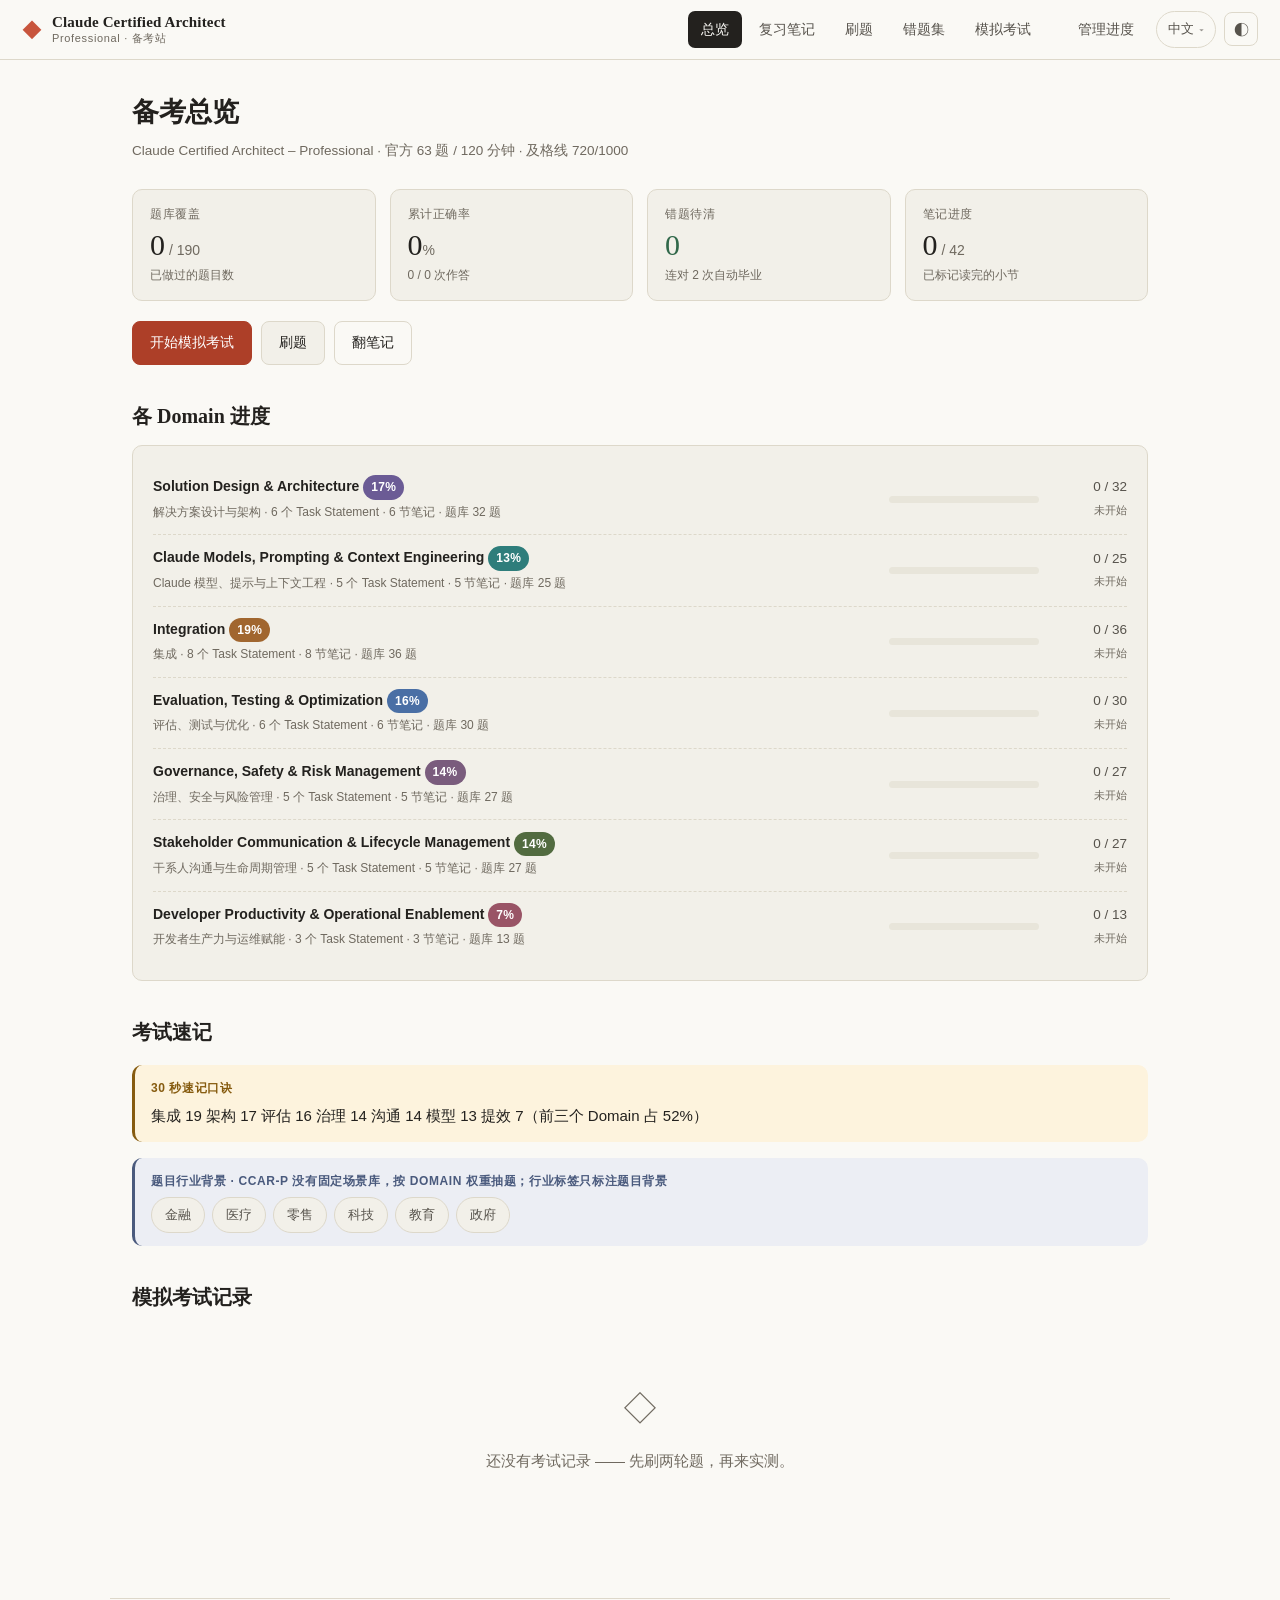
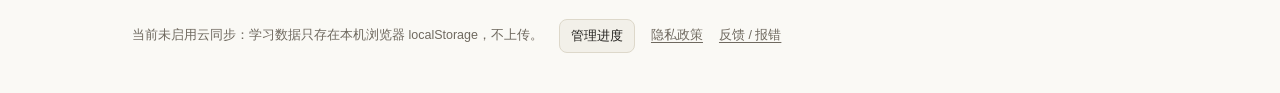
<file: index.html>
<!DOCTYPE html>
<html lang="zh-CN">
<head>
<meta charset="utf-8">
<title>Claude Certified Architect – Professional</title>
<script>location.replace('cca-p/' + location.search + location.hash);</script>
</head>
<body></body>
</html>
</file>
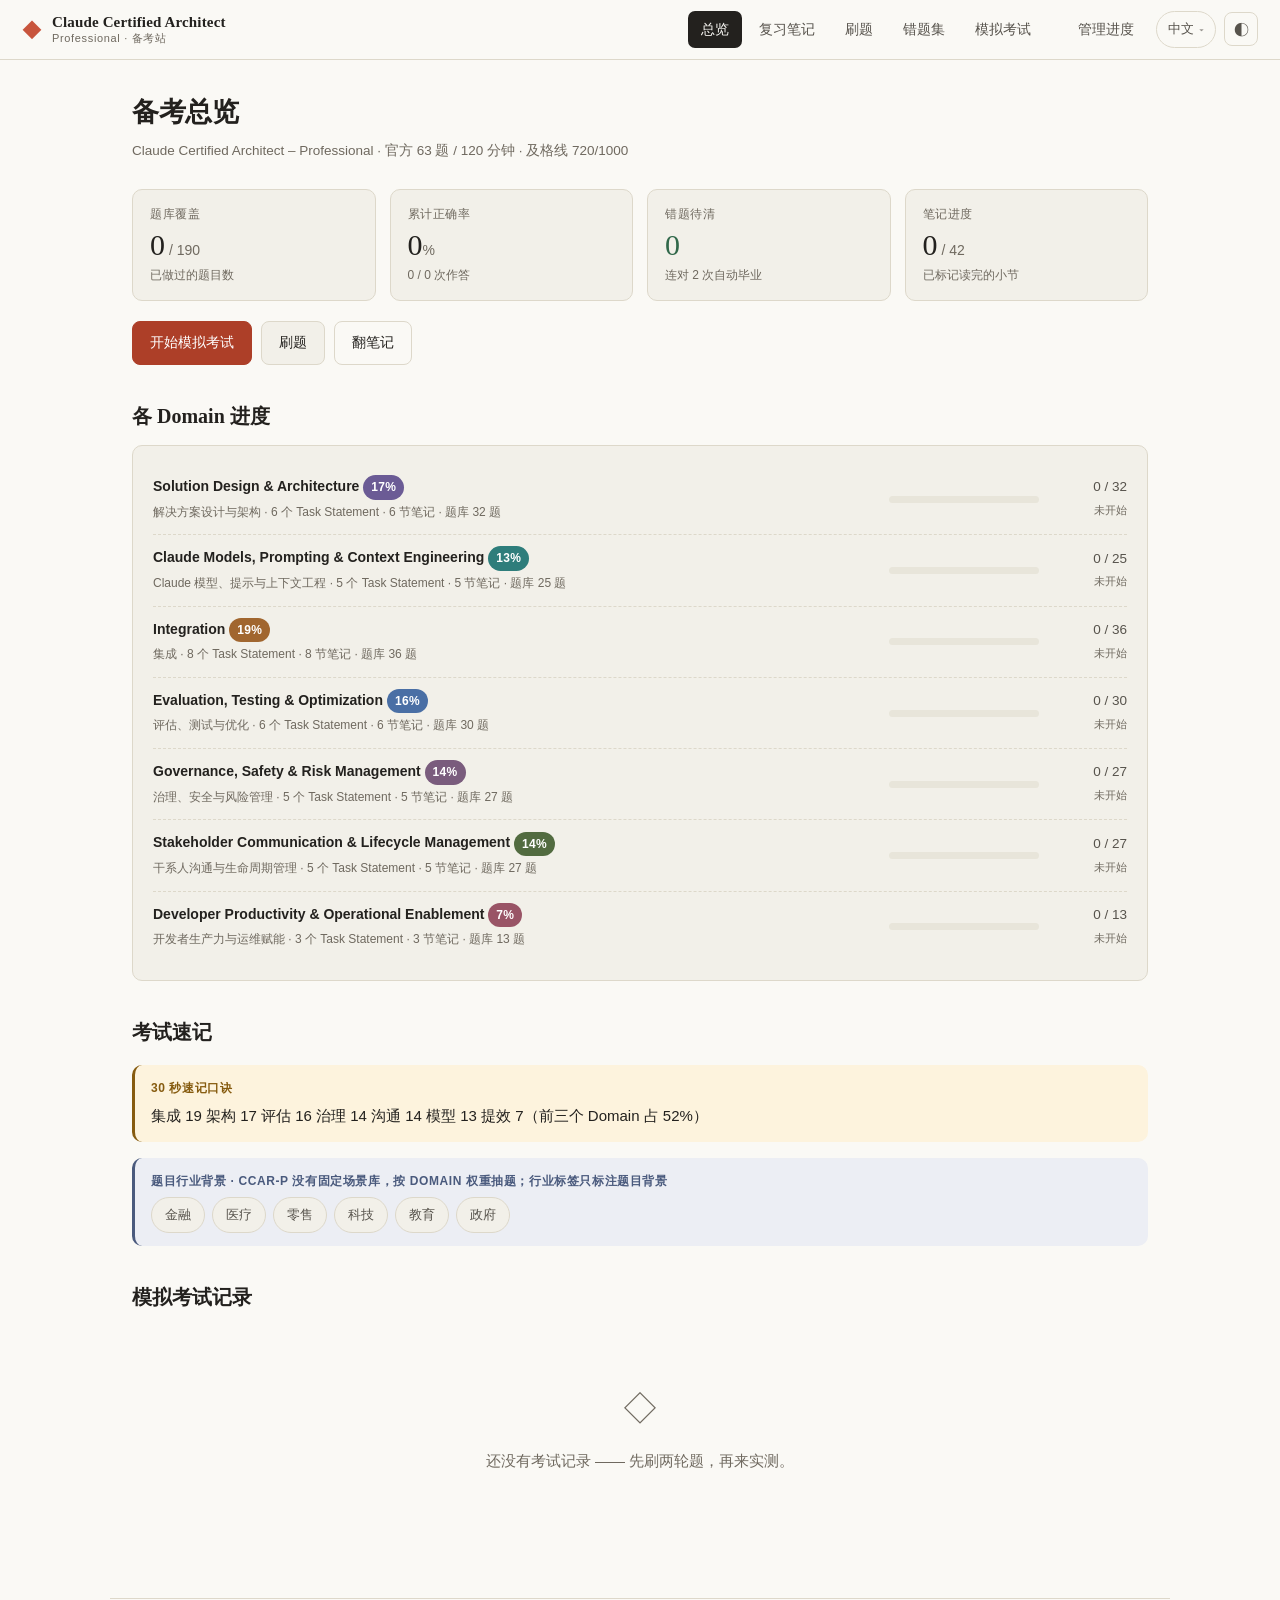
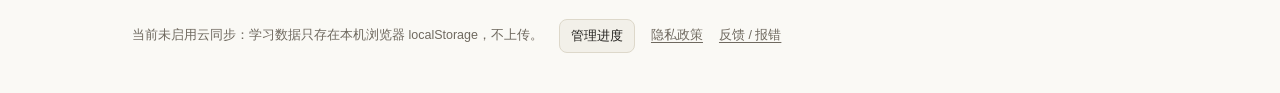
<file: cca-p/index.html>
<!DOCTYPE html>
<html lang="zh-CN" data-theme="light">
<head>
<meta charset="utf-8">
<script src="../shared/chrome.js" data-app="cca-p"></script>
<link rel="stylesheet" href="../shared/theme.css">
<meta name="viewport" content="width=device-width, initial-scale=1">
<title>Claude Certified Architect – Professional · 备考站</title>
<link rel="stylesheet" href="assets/styles.css?v=2">
<link rel="icon" href="data:image/svg+xml,<svg xmlns='http://www.w3.org/2000/svg' viewBox='0 0 32 32'><text y='26' font-size='26'>◆</text></svg>">
</head>
<body>


<header class="topbar">
  <a class="brand" href="#/">
    <span class="brand-mark">◆</span>
    <span class="brand-text">
      <b>Claude Certified Architect</b>
      <em id="brandSub">Professional · 备考站</em>
    </span>
  </a>
  <nav class="nav" id="nav">
    <a href="#/" id="navHome">总览</a>
    <a href="#/notes" id="navNotes">复习笔记</a>
    <a href="#/practice" id="navPractice">刷题</a>
    <a href="#/wrong"><span id="navWrongLabel">错题集</span><span class="pill" id="wrongPill" hidden>0</span></a>
    <a href="#/exam" id="navExam">模拟考试</a>
  </nav>
  <!-- 工具区：这些不是导航链接，所以放在 <nav> 外面。
       窄屏下导航要独占一整行，工具区必须能留在第一行。 -->
  <div class="topbar-tools">
    <!-- 同一个入口：未登录时是「管理进度」文字按钮，登录后升级成头像胶囊 -->
    <button class="cloud-chip plain" id="cloudBadge">
      <span class="cloud-label" id="cloudLabel">管理进度</span>
      <span class="cloud-ava" id="cloudAva"></span>
      <span class="cloud-mark" id="cloudMark"></span>
    </button>
    <div class="lang-wrap">
      <button class="lang-btn" id="langBtn" aria-haspopup="listbox" aria-expanded="false">
        <span id="langCur">中文</span><span class="chev" aria-hidden="true">▾</span>
      </button>
      <div class="lang-menu" id="langMenu" role="listbox" hidden>
        <button class="lang-opt" data-lang="zh" role="option">中文</button>
        <button class="lang-opt" data-lang="en" role="option">English</button>
      </div>
    </div>
    <button class="icon-btn" id="themeBtn" title="切换深浅色">◐</button>
  </div>
</header>

<main id="app"></main>

<footer class="foot">
  <span id="footPrivacy">当前未启用云同步：学习数据只存在本机浏览器 localStorage，不上传。</span>
  <button class="btn sm" id="progBtn">管理进度</button>
  <a class="link-btn" href="#/privacy" id="privacyLink">隐私政策</a>
  <button class="link-btn" id="feedbackLink">反馈 / 报错</button>
  <input type="file" id="importFile" accept="application/json,.json" hidden>
</footer>

<div class="modal" id="progModal" hidden>
  <div class="modal-card" role="dialog" aria-modal="true" aria-labelledby="progTitle">
    <div class="modal-head">
      <h2 id="progTitle">进度管理</h2>
      <button class="icon-btn" id="progClose" aria-label="关闭">✕</button>
    </div>
    <div class="modal-body" id="progBody"></div>
  </div>
</div>

<!-- 反馈面板：结构固定，文案由 openFeedback() 按当前语言填。
     故意不直接跳 mailto —— 没配邮件客户端的设备点了会毫无反应，
     这里先把邮箱明文摆出来并可复制，保证任何环境下都能联系上。 -->
<div class="modal" id="fbModal" hidden>
  <div class="modal-card" role="dialog" aria-modal="true" aria-labelledby="fbTitle">
    <div class="modal-head">
      <h2 id="fbTitle">反馈 / 报错</h2>
      <button class="icon-btn" id="fbClose" aria-label="关闭">✕</button>
    </div>
    <div class="modal-body">
      <p class="sub" id="fbIntro"></p>
      <h3 id="fbAddrH"></h3>
      <div class="row">
        <code id="fbAddr"></code>
        <button class="btn sm" id="fbCopyAddr"></button>
      </div>
      <h3 id="fbTplH"></h3>
      <p class="sub" id="fbTplNote"></p>
      <pre class="fb-tpl" id="fbTpl"></pre>
      <div class="row" style="margin-top:16px">
        <a class="btn primary" id="fbOpen"></a>
        <button class="btn sm" id="fbCopyTpl"></button>
      </div>
      <p class="sub" id="fbFallback" style="margin-top:14px"></p>
    </div>
  </div>
</div>

<script src="assets/data/notes.js?v=2"></script>
<script src="assets/data/questions.js?v=2"></script>
<script src="assets/data/i18n.js?v=2"></script>
<script src="assets/data/privacy.js?v=2"></script>
<script src="assets/data/config.js?v=2"></script>
<script src="assets/data/content.en.js?v=2"></script>
<script src="assets/data/content.en.q1.js?v=2"></script>
<script src="assets/data/content.en.q2.js?v=2"></script>
<script src="assets/data/content.en.q3.js?v=2"></script>
<script src="assets/data/content.en.q4.js?v=2"></script>
<script src="assets/data/content.en.q5.js?v=2"></script>
<script src="assets/data/content.en.q6.js?v=2"></script>
<script src="assets/data/content.en.q7.js?v=2"></script>
<script src="assets/data/content.en.q8.js?v=2"></script>
<script src="assets/app.js?v=2"></script>
<script src="assets/sync.js?v=2"></script>
</body>
</html>
</file>
<file: shared/theme.css>
:root {
  --accent: #c8553d; /* Decoration: borders, icons and focus rings. */
  --accent-strong: #ad3f28; /* Text and filled controls. */
  --on-accent: #ffffff;
  --code-kw: #2457a7;
  --code-str: #356329;
  --code-type: #0f6b63;
  --code-com: #62665e;
  --code-bg: #f2f0e9;
  --accent-soft: #e5836b;
  --paper: #faf9f5;
  --paper-2: #f2f0e9;
  --paper-3: #e8e5da;
  --ink: #23211e;
  --ink-2: #57534c;
  --ink-3: #6f695f;
  --line: #ddd8ca;
  --ok: #31684a;
  --ok-bg: #e8f2ea;
  --bad: #b3403a;
  --bad-bg: #fbeceb;
  --current: #6b5b95;
  --warn: #865b0f;
  --warn-bg: #fdf3dd;
  --info-bg: #eceef4;
  --info: #4a5a7d;
  --radius: 10px;
  --shadow: 0 1px 2px rgba(35,33,30,.06), 0 6px 18px rgba(35,33,30,.05);
  --mono: ui-monospace, SFMono-Regular, "SF Mono", Menlo, monospace;
  --serif: "Iowan Old Style", "Palatino Linotype", Palatino, Georgia, "Songti SC", serif;
  --sans: -apple-system, BlinkMacSystemFont, "Segoe UI", "PingFang SC",
          "Hiragino Sans GB", "Microsoft YaHei", sans-serif;
}

[data-theme="dark"] {
  --accent: #e08b73;
  --accent-strong: #e08b73;
  --on-accent: #1b1a18;
  --code-kw: #82AAFF;
  --code-str: #9ECE6A;
  --code-type: #73DACA;
  --code-com: #a3a99b;
  --code-bg: #302d28;
  --accent-soft: #c8664a;
  --paper: #1b1a18;
  --paper-2: #232120;
  --paper-3: #2c2a27;
  --ink: #ece8e0;
  --ink-2: #b3ada2;
  --ink-3: #a39b8f;
  --line: #3a3733;
  --ok: #7ec49a;
  --ok-bg: #1e2c24;
  --bad: #e08b85;
  --bad-bg: #2f201f;
  --current: #b7a4e0;
  --warn: #d9b45f;
  --warn-bg: #2c2718;
  --info-bg: #22252d;
  --info: #9aa8c6;
  --shadow: 0 1px 2px rgba(0,0,0,.3), 0 6px 18px rgba(0,0,0,.25);
}

* { box-sizing: border-box; }

body {
  margin: 0;
  font-family: var(--sans);
  background: var(--paper);
  color: var(--ink);
  font-size: 15px;
  line-height: 1.7;
  -webkit-font-smoothing: antialiased;
}

a { color: inherit; }
button { font: inherit; }
:focus-visible { outline: 2px solid var(--accent); outline-offset: 2px; }

.topbar {
  position: sticky; top: 0; z-index: 50;
  display: flex; align-items: center; gap: 20px;
  padding: 0 22px; height: 60px;
  background: color-mix(in srgb, var(--paper) 88%, transparent);
  backdrop-filter: saturate(1.4) blur(12px);
  border-bottom: 1px solid var(--line);
}
.brand { display: flex; align-items: center; gap: 10px; text-decoration: none; }
.brand-mark { color: var(--accent); font-size: 20px; line-height: 1; }
.brand-text { display: flex; flex-direction: column; line-height: 1.25; }
.brand-text b { font-family: var(--serif); font-size: 15px; letter-spacing: .01em; }
.brand-text em { font-style: normal; font-size: 11px; color: var(--ink-3); letter-spacing: .06em; }

/* 语言切换 / 进度入口 / 主题：非导航项，单独成组。
   间距统一由 gap 管 —— 之前靠各控件自带 margin-left，主题按钮没有，
   于是它和语言下拉贴成 0px。 */

.topbar-tools { display: flex; align-items: center; flex: 0 0 auto; gap: 8px; }
.icon-btn {
  border: 1px solid var(--line); background: transparent; color: var(--ink-2);
  width: 34px; height: 34px; border-radius: 8px; cursor: pointer; font-size: 15px;
}
.icon-btn:hover { background: var(--paper-2); color: var(--ink); }

.appswitch-wrap { position: relative; }
.appswitch-btn {
  display: inline-flex; align-items: center; gap: 5px;
  padding: 6px 11px; border-radius: 20px;
  border: 1px solid var(--line); background: transparent; color: var(--ink-2);
  font: inherit; font-size: 13px; cursor: pointer; white-space: nowrap;
}
.appswitch-btn:hover { background: var(--paper-2); color: var(--ink); border-color: var(--accent); }
.appswitch-btn .chev { font-size: 10px; opacity: .6; transition: transform .15s; }
.appswitch-btn[aria-expanded="true"] { background: var(--paper-2); color: var(--ink); border-color: var(--accent); }
.appswitch-btn[aria-expanded="true"] .chev { transform: rotate(180deg); }

.appswitch-menu {
  position: absolute; top: calc(100% + 6px); right: 0; z-index: 60;
  min-width: 132px; padding: 4px;
  background: var(--paper); border: 1px solid var(--line);
  border-radius: 10px; box-shadow: var(--shadow);
}
.appswitch-menu[hidden] { display: none; }
.appswitch-opt {
  display: flex; align-items: center; justify-content: space-between; gap: 10px;
  width: 100%; padding: 7px 10px; border-radius: 7px;
  color: var(--ink-2); text-decoration: none;
  font-size: 13.5px; white-space: nowrap;
}
.appswitch-opt:hover { background: var(--paper-2); color: var(--ink); }
.appswitch-opt.on { color: var(--ink); font-weight: 600; }
.appswitch-opt.on::after { content: "✓"; color: var(--accent); font-size: 12px; }
</file>
<file: cca-p/assets/styles.css>
/* ===== Claude Certified Architect 备考站 ===== */

:root {
  --accent: #c8553d;
  --accent-soft: #e5836b;
  --coral: var(--accent);
  --coral-soft: var(--accent-soft);
}
[data-theme="dark"] {
  --accent: #e08b73;
  --accent-soft: #c8664a;
}

html { scroll-behavior: smooth; }

code, pre, kbd { font-family: var(--mono); }

/* 全局行内 code（笔记区外也生效：题干、选项、解析、速记框）
   加 border 是为了让并排的多个 code 在深色模式下也能分清边界 */
code {
  background: var(--paper-3); border: 1px solid var(--line);
  padding: 1px 5px; border-radius: 4px; font-size: .88em;
}
pre code { background: none; border: 0; padding: 0; }

/* ---------- 导航 ---------- */
/* align-items 必须显式 center：默认的 stretch 会把导航链接拉满行高，
   而账号胶囊是固定 26px 拉不动，就会顶在上边和其他项错位。 */
.nav { display: flex; align-items: center; gap: 4px; margin-left: auto; }
.nav a {
  padding: 7px 13px; border-radius: 7px; text-decoration: none;
  font-size: 14px; color: var(--ink-2); white-space: nowrap;
  display: inline-flex; align-items: center; gap: 6px;
}
.nav a:hover { background: var(--paper-2); color: var(--ink); }
.nav a.on { background: var(--ink); color: var(--paper); }

/* ---------- 窄屏顶栏：两行 ----------
   桌面端是「品牌 + 导航 + 工具」单行。窄屏放不下：五个中文导航项就要 460px，
   而 iPhone 只有 375px。原来 .topbar 写死 height:60px 又不换行，结果是
   品牌名折成三行顶破顶栏、导航整条溢出到屏幕外，整页横向滚动 278px。

   改成：第一行品牌 + 工具，第二行导航独占并可横向滑动。
   高度交给内容决定，不再写死。 */
@media (max-width: 820px) {
  .topbar {
    height: auto; flex-wrap: wrap; gap: 10px;
    padding: 9px 14px 0;
  }
  .brand { flex: 1 1 0; min-width: 0; gap: 8px; }
  .brand-text { min-width: 0; }
  /* 宁可截断也不换行 —— 换行会把顶栏撑成三行，比截断难看得多 */
  .brand-text b, .brand-text em {
    white-space: nowrap; overflow: hidden; text-overflow: ellipsis;
  }
  .brand-text b { font-size: 14px; }
  .brand-text em { font-size: 10px; }

  .nav {
    order: 3; width: 100%; margin-left: 0; gap: 2px;
    padding: 1px 14px 7px; margin-inline: -14px;   /* 贴边滑动，首尾仍有内缩 */
    overflow-x: auto; overscroll-behavior-x: contain;
    scrollbar-width: none;
  }
  .nav::-webkit-scrollbar { display: none; }
  .nav a { padding: 6px 10px; font-size: 13.5px; }
  .cloud-chip.plain { padding: 6px 9px; }
}

/* 手机：工具区占掉太多宽度，品牌名一行放不下会被截成「Claude Certifie…」。
   副标题是装饰性的（页面 h1 下方已经完整写了 Professional 和考试规格），
   让它退场，把完整品牌名换成两行 —— 截断品牌名比换行难看。 */
@media (max-width: 560px) {
  .brand-text em { display: none; }
  .brand-text b {
    white-space: normal;
    font-size: 13.5px; line-height: 1.22;
    /* 兜底：宁可从词中间断开，也不许溢出盒子 ——
       溢出的文字会直接画到右边的工具区上，看起来像两段文字叠在一起。 */
    overflow-wrap: anywhere;
  }
  /* 品牌至少要能放下「Claude Certified」这一行，否则每个单词各占一行、
     盒子却只有 41px 宽（英文工具区要 268px，把品牌挤没了）。
     给了下限之后，放不下时 .topbar 会让工具区整体换行，而不是叠上去。 */
  .brand { min-width: 96px; }
  .topbar-tools { margin-left: auto; }
}
.nav a.on .pill { background: var(--paper); color: var(--ink); }

.pill {
  font-size: 11px; font-weight: 700; min-width: 18px; text-align: center;
  padding: 1px 6px; border-radius: 20px; background: var(--accent-strong); color: var(--on-accent);
}

/* ---------- layout ---------- */
main { max-width: 1060px; margin: 0 auto; padding: 30px 22px 70px; }
/* 手机上 22px 的左右留白吃掉近 12% 屏宽，收到 15px */
@media (max-width: 560px) { main { padding: 20px 15px 56px; } }
.wide { max-width: 1240px; }

h1 { font-family: var(--serif); font-size: 27px; margin: 0 0 4px; letter-spacing: -.01em; }
@media (max-width: 560px) { h1 { font-size: 22px; } h2 { font-size: 18px; margin-top: 26px; } }
h2 { font-family: var(--serif); font-size: 20px; margin: 34px 0 12px; }
h3 { font-size: 15px; margin: 22px 0 8px; }
.sub { color: var(--ink-3); font-size: 13.5px; margin: 0 0 26px; }

.card {
  background: var(--paper-2); border: 1px solid var(--line);
  border-radius: var(--radius); padding: 18px 20px;
}
.grid { display: grid; gap: 14px; }
.g2 { grid-template-columns: repeat(2, 1fr); }
.g3 { grid-template-columns: repeat(3, 1fr); }
.g4 { grid-template-columns: repeat(4, 1fr); }
@media (max-width: 820px) { .g2, .g3, .g4 { grid-template-columns: 1fr 1fr; } }
@media (max-width: 560px) { .g2, .g3, .g4 { grid-template-columns: 1fr; } .nav a { padding: 7px 9px; font-size: 13px; } }

/* ---------- buttons ---------- */
.btn {
  display: inline-flex; align-items: center; justify-content: center; gap: 7px;
  padding: 9px 17px; border-radius: 8px; border: 1px solid var(--line);
  background: var(--paper-2); color: var(--ink); font: inherit; font-size: 14px;
  cursor: pointer; text-decoration: none; transition: .13s;
}
.btn:hover { background: var(--paper-3); }
.btn.primary { background: var(--accent-strong); border-color: var(--accent-strong); color: var(--on-accent); }
.btn.primary:hover { filter: brightness(.94); }
.btn.ghost { background: transparent; }
.btn:disabled { opacity: .45; cursor: not-allowed; }
.btn.sm { padding: 5px 11px; font-size: 13px; }
.link-btn {
  background: none; border: 0; color: var(--ink-3); font: inherit; font-size: 12.5px;
  cursor: pointer; text-decoration: underline; text-underline-offset: 3px; padding: 0;
}
.link-btn:hover { color: var(--ink); }
.link-btn.danger:hover { color: var(--bad); }

.row { display: flex; flex-wrap: wrap; gap: 9px; align-items: center; }
.spacer { flex: 1; }

/* ---------- stat tiles ---------- */
.tile {
  background: var(--paper-2); border: 1px solid var(--line);
  border-radius: var(--radius); padding: 15px 17px;
}
.tile .k { font-size: 11.5px; color: var(--ink-3); letter-spacing: .05em; text-transform: uppercase; }
.tile .v { font-family: var(--serif); font-size: 30px; line-height: 1.15; margin-top: 4px; }
.tile .v small { font-size: 14px; color: var(--ink-3); font-family: var(--sans); }
.tile .n { font-size: 12px; color: var(--ink-3); margin-top: 2px; }

/* ---------- meter ---------- */
.meter { height: 7px; border-radius: 20px; background: var(--paper-3); overflow: hidden; }
.meter > i { display: block; height: 100%; background: var(--coral); border-radius: 20px; transition: width .4s; }
.meter.ok > i { background: var(--ok); }

/* ---------- domain rows ---------- */
.dom-row {
  display: grid; grid-template-columns: 1fr 150px 74px; gap: 14px; align-items: center;
  padding: 11px 0; border-bottom: 1px dashed var(--line);
}
.dom-row:last-child { border-bottom: 0; }
.dom-row .nm { font-size: 14px; }
.dom-row .nm b { display: block; }
.dom-row .nm span { color: var(--ink-3); font-size: 12px; }
/* Domain badges must not inherit muted description ink. */
.dom-row .nm .tag { color: #fff; }
.dom-row .pc { text-align: right; font-variant-numeric: tabular-nums; font-size: 13.5px; color: var(--ink-2); }
@media (max-width: 560px) { .dom-row { grid-template-columns: 1fr 80px; } .dom-row .meter { display: none; } }

/* ---------- notes ---------- */
.notes-wrap { display: grid; grid-template-columns: 268px 1fr; gap: 30px; align-items: start; }
/* 堆叠时必须写 minmax(0, 1fr)：1fr 的自动最小值是 min-content，
   目录里的条目会把轨道顶到 393px、撑破 331px 的容器，整页横向溢出 40px。 */
@media (max-width: 900px) {
  .notes-wrap { grid-template-columns: minmax(0, 1fr); gap: 20px; }
}

.toc {
  position: sticky; top: calc(var(--topbar-h, 60px) + 18px); max-height: calc(100vh - 100px); overflow: auto;
  border-right: 1px solid var(--line); padding-right: 14px;
}
.toc input {
  width: 100%; padding: 8px 11px; border-radius: 8px; border: 1px solid var(--line);
  background: var(--paper-2); color: var(--ink); font: inherit; font-size: 13.5px; margin-bottom: 12px;
}
.toc-dom { margin-bottom: 14px; }
.toc-dom > b {
  display: block; font-size: 11.5px; letter-spacing: .06em; text-transform: uppercase;
  color: var(--ink-3); margin-bottom: 5px;
}
.toc a {
  display: flex; gap: 8px; align-items: baseline; padding: 5px 9px; border-radius: 6px;
  text-decoration: none; font-size: 13.5px; color: var(--ink-2); line-height: 1.45;
}
.toc a:hover { background: var(--paper-2); color: var(--ink); }
.toc a.on { background: var(--accent-strong); color: var(--on-accent); }
.toc a .num { font-family: var(--mono); font-size: 11.5px; opacity: .75; flex: none; }
.toc a.on .num { opacity: 1; }
.toc a.done::after { content: "✓"; margin-left: auto; color: var(--ok); font-size: 12px; }
.toc a.on.done::after { color: var(--on-accent); }
/* 官方新增的加料小节标记 */
.toc a .ext { color: var(--accent-strong); font-size: 11px; margin-left: 3px; vertical-align: super; }
.toc a.on .ext { color: var(--on-accent); }

/* 窄屏目录堆到正文上方。必须放在上面这些 .toc 规则之后 ——
   同优先级下后写的赢，写在前面会被基础规则覆盖掉。 */
@media (max-width: 900px) {
  .toc {
    position: static;
    /* 37 节目录堆在正文上方会占满整个首屏，正文完全看不见。
       限高 + 内部滚动：目录仍然一眼可见可搜，正文也能挤进首屏。 */
    max-height: 38vh; overflow-y: auto; overscroll-behavior-y: contain;
    /* 竖分隔线在堆叠布局里没有意义，改成横线 */
    border-right: 0; padding-right: 0;
    border-bottom: 1px solid var(--line); padding-bottom: 12px;
  }
  /* 搜索框吸顶，滚目录时不会滑走 */
  .toc input {
    position: sticky; top: 0; z-index: 1;
    background: var(--paper); margin-bottom: 10px;
  }
}

.note-head { display: flex; align-items: flex-start; gap: 12px; flex-wrap: wrap; margin-bottom: 4px; }
.note-body { max-width: 760px; }
.note-body p { margin: 12px 0; }
.note-body ul, .note-body ol { margin: 12px 0; padding-left: 22px; }
.note-body li { margin: 5px 0; }
.note-body code {
  background: var(--paper-3); padding: 1.5px 5px; border-radius: 4px; font-size: 12.8px;
}
.note-body pre {
  background: var(--paper-2); border: 1px solid var(--line); border-radius: var(--radius);
  padding: 14px 16px; overflow-x: auto; font-size: 12.8px; line-height: 1.6; margin: 14px 0;
}
.note-body table {
  width: 100%; border-collapse: collapse; margin: 14px 0; font-size: 13.5px;
  border: 1px solid var(--line); border-radius: var(--radius); overflow: hidden;
}
.note-body th {
  background: var(--paper-2); text-align: left; font-size: 12px; letter-spacing: .04em;
  text-transform: uppercase; color: var(--ink-3); font-weight: 600;
}
.note-body th, .note-body td {
  padding: 9px 12px; border-bottom: 1px solid var(--line); vertical-align: top;
}
.note-body tr:last-child td { border-bottom: 0; }
/* 窄屏把内边距和字号收一点，三列表格才不至于每格只剩两三个字一行 */
@media (max-width: 560px) {
  .note-body table { font-size: 12.5px; }
  .note-body th, .note-body td { padding: 7px 8px; }
}

.box { border-radius: var(--radius); padding: 13px 16px; margin: 16px 0; border-left: 3px solid; }
.box b.bt { display: block; font-size: 12px; letter-spacing: .05em; text-transform: uppercase; margin-bottom: 5px; }
.box ul { margin: 6px 0 0; }
.box.key  { background: var(--info-bg); border-color: var(--info); }
.box.key b.bt { color: var(--info); }
.box.warn { background: var(--bad-bg); border-color: var(--bad); }
.box.warn b.bt { color: var(--bad); }
.box.tip  { background: var(--ok-bg); border-color: var(--ok); }
.box.tip b.bt { color: var(--ok); }
.box.mn   { background: var(--warn-bg); border-color: var(--warn); }
.box.mn b.bt { color: var(--warn); }
.box.tree { background: var(--paper-2); border-color: var(--ink-3); }
.box.tree pre { background: none; border: 0; padding: 0; margin: 6px 0 0; }

.tag {
  display: inline-block; font-size: 11px; padding: 2px 8px; border-radius: 20px;
  background: var(--accent-strong); color: var(--on-accent); letter-spacing: .03em; vertical-align: middle;
}
.tag.q { background: var(--paper-3); color: var(--ink-2); }
.tag.d1, .tag.d2, .tag.d3, .tag.d4, .tag.d5, .tag.d6, .tag.d7 { color: #fff; }
.tag.d1 { background: #6b5b95; } .tag.d2 { background: #2e7d7b; }
.tag.d3 { background: #a1662f; } .tag.d4 { background: #4a6fa5; }
.tag.d5 { background: #7a5c7d; } .tag.ref { background: var(--ink-3); color: var(--paper); }
.tag.d6 { background: #526b40; } .tag.d7 { background: #995466; }
.tag.multi { background: var(--warn); color: var(--paper); }
/* 英文缺失、回退中文的提示 */
.tag.fb { background: transparent; color: var(--ink-3); border: 1px dashed var(--line); }

/* 语言切换：显示当前语言的下拉，放在 nav 最右 */
.lang-wrap { position: relative; }
.lang-btn {
  display: inline-flex; align-items: center; gap: 5px;
  padding: 6px 11px; border-radius: 20px;
  border: 1px solid var(--line); background: transparent; color: var(--ink-2);
  font: inherit; font-size: 13px; cursor: pointer; white-space: nowrap;
}
.lang-btn:hover { background: var(--paper-2); color: var(--ink); border-color: var(--coral); }
.lang-btn .chev { font-size: 10px; opacity: .6; transition: transform .15s; }
.lang-btn[aria-expanded="true"] { background: var(--paper-2); color: var(--ink); border-color: var(--coral); }
.lang-btn[aria-expanded="true"] .chev { transform: rotate(180deg); }

.lang-menu {
  position: absolute; top: calc(100% + 6px); right: 0; z-index: 60;
  min-width: 132px; padding: 4px;
  background: var(--paper); border: 1px solid var(--line);
  border-radius: 10px; box-shadow: var(--shadow);
}
.lang-menu[hidden] { display: none; }
.lang-opt {
  display: flex; align-items: center; justify-content: space-between; gap: 10px;
  width: 100%; padding: 7px 10px; border: 0; border-radius: 7px;
  background: transparent; color: var(--ink-2);
  font: inherit; font-size: 13.5px; text-align: left; cursor: pointer; white-space: nowrap;
}
.lang-opt:hover { background: var(--paper-2); color: var(--ink); }
.lang-opt.on { color: var(--ink); font-weight: 600; }
.lang-opt.on::after { content: "✓"; color: var(--coral); font-size: 12px; }

/* ---- 进阶训练：视觉上与常规刷题明确分隔，暗示"这是可选的" ---- */
.adv-sep {
  height: 1px; background: var(--line); margin: 42px 0 0;
  position: relative;
}
.adv-sep::after {
  content: "◆"; position: absolute; left: 50%; top: -9px; transform: translateX(-50%);
  background: var(--paper); padding: 0 10px; color: var(--line); font-size: 13px;
}
.card.adv { border-style: dashed; background: transparent; }
.card.adv:hover { border-color: var(--coral); border-style: solid; background: var(--paper-2); }

/* 先答后看：分步标记与输入控件 */
.stage-tag {
  display: inline-block; font-size: 11.5px; letter-spacing: .06em; text-transform: uppercase;
  color: var(--accent-strong); border: 1px solid var(--accent-strong); border-radius: 20px;
  padding: 3px 11px; margin-bottom: 14px;
}
.fld-l { display: block; font-size: 13px; color: var(--ink-3); margin-bottom: 5px; }
.fld {
  width: 100%; padding: 10px 12px; border-radius: 8px; border: 1px solid var(--line);
  background: var(--paper-2); color: var(--ink); font: inherit; font-size: 14px; line-height: 1.6;
  resize: vertical;
}
.fld:focus { outline: none; border-color: var(--coral); }

/* 6 位登录验证码：等宽 + 拉开字距，方便逐位核对 */
.code-input {
  font-family: var(--mono); font-size: 20px; letter-spacing: .34em;
  text-align: center; padding: 12px; max-width: 260px;
}
.code-input::placeholder { letter-spacing: .34em; color: var(--ink-3); opacity: 1; }

/* ---------- quiz ---------- */
.quiz { max-width: 760px; }
.q-meta { display: flex; gap: 8px; align-items: center; flex-wrap: wrap; font-size: 12.5px; color: var(--ink-3); margin-bottom: 10px; }
.q-stem { font-size: 16.5px; line-height: 1.65; margin: 0 0 18px; }

.opts { display: grid; gap: 9px; }
.opt {
  display: flex; gap: 12px; align-items: flex-start; width: 100%; text-align: left;
  padding: 13px 15px; border: 1px solid var(--line); border-radius: var(--radius);
  background: var(--paper-2); color: var(--ink); font: inherit; font-size: 14.5px;
  line-height: 1.6; cursor: pointer; transition: .12s;
}
.opt:hover:not(:disabled) { border-color: var(--current); background: var(--paper-3); }
.opt:focus-visible { outline: 2px solid var(--current); outline-offset: 2px; }
.opt .ltr {
  flex: none; width: 24px; height: 24px; border-radius: 6px; background: var(--paper-3);
  display: grid; place-items: center; font-size: 12.5px; font-weight: 700; margin-top: 1px;
}
.opt.sel { border-color: var(--current); box-shadow: inset 0 0 0 1px var(--current); }
.opt.sel .ltr { background: var(--current); color: var(--paper); }
.opt.right { border-color: var(--ok); background: var(--ok-bg); }
.opt.right .ltr { background: var(--ok); color: var(--paper); }
.opt.wrong { border-color: var(--bad); background: var(--bad-bg); }
.opt.wrong .ltr { background: var(--bad); color: var(--paper); }
.opt:disabled { cursor: default; }
.opt .why { display: block; font-size: 12.5px; color: var(--ink-3); margin-top: 5px; }

.verdict {
  margin: 18px 0 0; padding: 15px 17px; border-radius: var(--radius); border-left: 3px solid;
}
.verdict.good { background: var(--ok-bg); border-color: var(--ok); }
.verdict.bad  { background: var(--bad-bg); border-color: var(--bad); }
.verdict .vh { font-weight: 700; margin-bottom: 6px; display: flex; align-items: center; gap: 8px; }
.verdict.good .vh { color: var(--ok); }
.verdict.bad .vh  { color: var(--bad); }
.verdict p { margin: 0 0 10px; font-size: 14px; }

.option-explanations { margin: 16px 0; }
.option-explanations h3 { margin: 0 0 8px; font-size: 14px; }
.option-explanations-table {
  width: 100%; border-collapse: separate; border-spacing: 0; overflow: hidden;
  border: 1px solid var(--line); border-radius: var(--radius); background: var(--paper);
  font-size: 13.5px;
}
.option-explanations-table th, .option-explanations-table td {
  padding: 10px 12px; border-bottom: 1px solid var(--line); text-align: left; vertical-align: top;
}
.option-explanations-table thead th {
  color: var(--ink-3); background: var(--paper-2); font-size: 11.5px;
  text-transform: uppercase; letter-spacing: .04em;
}
.option-explanations-table thead th:first-child { width: 38%; }
.option-explanations-table tbody tr:last-child > * { border-bottom: 0; }
.option-explanations-table tbody th { font-weight: 500; }
.option-explanations-table .option-row.correct > * { background: var(--ok-bg); }
.option-explanations-table .option-row.picked-wrong > * { background: var(--bad-bg); }
.option-letter {
  display: inline-grid; place-items: center; width: 22px; height: 22px; margin-right: 7px;
  border-radius: 5px; background: var(--paper-3); font-size: 12px; font-weight: 700;
}
.option-row.correct .option-letter { color: var(--paper); background: var(--ok); }
.option-row.picked-wrong .option-letter { color: var(--paper); background: var(--bad); }
.option-status {
  display: inline-block; margin: 4px 0 0 29px; padding: 1px 6px; border-radius: 999px;
  color: var(--ink-2); background: var(--paper-3); font-size: 10.5px; font-weight: 700;
}
.option-row.correct .option-status {
  color: var(--ink); border: 1px solid var(--ok); background: color-mix(in srgb, var(--ok) 13%, var(--paper));
}
.option-row.picked-wrong .option-status {
  color: var(--ink); border: 1px solid var(--bad); background: color-mix(in srgb, var(--bad) 13%, var(--paper));
}

@media (max-width: 560px) {
  .option-explanations-table, .option-explanations-table tbody,
  .option-explanations-table tr, .option-explanations-table th,
  .option-explanations-table td { display: block; width: 100%; }
  .option-explanations-table thead { display: none; }
  .option-explanations-table tr { border-bottom: 1px solid var(--line); }
  .option-explanations-table tbody tr:last-child { border-bottom: 0; }
  .option-explanations-table th { padding-bottom: 6px; border-bottom: 0; }
  .option-explanations-table td { padding-top: 0; border-bottom: 0; color: var(--ink-2); }
  .option-status { margin-left: 7px; }
}

.progress-strip { display: flex; gap: 3px; margin-bottom: 20px; flex-wrap: wrap; }
.progress-strip i {
  width: 100%; max-width: 22px; flex: 1 1 10px; height: 4px; border-radius: 4px;
  background: var(--paper-3);
}
.progress-strip i.ok { background: var(--ok); }
.progress-strip i.no { background: var(--bad); }
.progress-strip i.cur { background: var(--current); transform: scaleY(1.75); }

/* ---------- exam ---------- */
.exam-bar {
  position: sticky; top: var(--topbar-h, 60px); z-index: 20;
  display: flex; gap: 14px; align-items: center;
  padding: 11px 0; background: var(--paper); border-bottom: 1px solid var(--line); margin-bottom: 22px;
}
/* 窄屏一行放不下六项：标题会折行、「标记」「交卷」被压成竖排单字。
   标题在这里是冗余的（导航已经高亮「模拟考试」），让位给计时器和按钮。 */
@media (max-width: 560px) {
  .exam-bar { gap: 8px; padding: 9px 0; margin-bottom: 16px; }
  .exam-bar > strong { display: none; }
  .exam-bar .btn.sm { white-space: nowrap; padding: 6px 10px; }
  .timer { font-size: 15px; }
}
.timer { font-family: var(--mono); font-size: 17px; font-variant-numeric: tabular-nums; }
.timer.low { color: var(--bad); font-weight: 700; }

.qnav { display: flex; flex-wrap: wrap; gap: 6px; margin-top: 12px; }
.qnav button {
  width: 32px; height: 32px; border-radius: 7px; border: 1px solid var(--line);
  background: var(--paper-2); color: var(--ink-2); font: inherit; font-size: 12.5px; cursor: pointer;
}
.qnav button.ans { background: var(--ink); color: var(--paper); border-color: var(--ink); }
.qnav button.cur { outline: 2px solid var(--coral); outline-offset: 1px; }
.qnav button.flag { border-color: var(--warn); border-width: 2px; }

.score-hero { text-align: center; padding: 30px 20px; }
.score-hero .big { font-family: var(--serif); font-size: 66px; line-height: 1; }
.score-hero .big.pass { color: var(--ok); }
.score-hero .big.fail { color: var(--bad); }
.score-hero .lbl { font-size: 13px; color: var(--ink-3); letter-spacing: .08em; text-transform: uppercase; }
.score-hero .msg { font-size: 15px; margin-top: 12px; }

/* ---------- lists ---------- */
.item {
  border: 1px solid var(--line); border-radius: var(--radius); background: var(--paper-2);
  padding: 14px 16px; margin-bottom: 10px;
}
.item .ih { display: flex; gap: 9px; align-items: center; flex-wrap: wrap; font-size: 12.5px; color: var(--ink-3); margin-bottom: 6px; }
.item .iq { font-size: 14.5px; line-height: 1.6; }

.empty { text-align: center; padding: 54px 20px; color: var(--ink-3); }
.empty .em { font-size: 34px; margin-bottom: 10px; }

.chips { display: flex; flex-wrap: wrap; gap: 7px; }
.chip {
  padding: 6px 13px; border-radius: 20px; border: 1px solid var(--line);
  background: var(--paper-2); color: var(--ink-2); font: inherit; font-size: 13px; cursor: pointer;
}
.chip:hover { border-color: var(--coral); color: var(--ink); }
.chip.on { background: var(--ink); color: var(--paper); border-color: var(--ink); }

.foot {
  max-width: 1060px; margin: 0 auto; padding: 20px 22px 40px;
  display: flex; gap: 16px; flex-wrap: wrap; align-items: center;
  font-size: 12.5px; color: var(--ink-3); border-top: 1px solid var(--line);
}
@media (max-width: 560px) { .foot { padding: 18px 15px 34px; gap: 12px; } }

.hl { background: var(--warn-bg); border-radius: 3px; padding: 0 2px; }

/* ---------- 进度管理弹层 ---------- */
.modal {
  position: fixed; inset: 0; z-index: 100;
  background: color-mix(in srgb, var(--ink) 42%, transparent);
  backdrop-filter: blur(3px);
  display: grid; place-items: center; padding: 22px;
}
.modal[hidden] { display: none; }
.modal-card {
  width: 100%; max-width: 560px; max-height: 86vh; overflow: auto;
  background: var(--paper); border: 1px solid var(--line);
  border-radius: 14px; box-shadow: 0 18px 50px rgba(0,0,0,.22);
}
.modal-head {
  position: sticky; top: 0; z-index: 1;
  display: flex; align-items: center; gap: 12px;
  padding: 16px 20px; border-bottom: 1px solid var(--line);
  background: var(--paper);
}
.modal-head h2 { margin: 0; font-family: var(--serif); font-size: 19px; flex: 1; }
.modal-body { padding: 18px 20px 22px; }
.modal-body h3 { margin: 22px 0 9px; font-size: 14px; }
.modal-body h3:first-of-type { margin-top: 0; }
.modal-body .chips .chip { cursor: default; }
.modal-body .chips .chip:hover { border-color: var(--line); color: var(--ink-2); }

/* 反馈面板的邮件模板：可读、可选中，长了自己滚 */
.fb-tpl {
  margin: 0; padding: 12px 14px; max-height: 200px; overflow: auto;
  background: var(--paper-2); border: 1px solid var(--line);
  border-radius: var(--radius); color: var(--ink-2);
  font-size: 12.5px; line-height: 1.7; white-space: pre-wrap; word-break: break-word;
}
#fbAddr { font-size: 14px; padding: 4px 9px; user-select: all; }

/* 拖拽导入区 */
.dropzone {
  border: 2px dashed var(--line); border-radius: var(--radius);
  padding: 22px 16px; text-align: center; transition: .15s;
  background: var(--paper-2);
}
.dropzone.over { border-color: var(--coral); background: var(--paper-3); }
.dz-main { font-size: 14px; color: var(--ink-2); }
.dz-sub { font-size: 13px; color: var(--ink-3); margin-top: 6px; }

.ok-flash { border-color: var(--ok) !important; color: var(--ok) !important; }
.save-error-toast {
  position: fixed; right: 18px; bottom: 18px; z-index: 2000;
  max-width: 420px; padding: 12px 14px; border: 1px solid var(--bad);
  border-radius: 10px; background: var(--paper); color: var(--ink);
  box-shadow: 0 8px 28px rgba(0, 0, 0, .18);
  opacity: 0; transform: translateY(8px); pointer-events: none;
  transition: opacity .18s ease, transform .18s ease;
}
.save-error-toast.show { opacity: 1; transform: translateY(0); }

/* ---------- 云同步 ---------- */
/* 顶栏同步状态小圆点：不打扰，但状态一眼可见 */
/* 顶栏账号胶囊：头像 + 右下角状态角标。
   原先是个孤零零的绿点 —— 看不出是什么，也看不出能点。 */
.cloud-chip {
  position: relative; display: inline-grid; place-items: center;
  width: 26px; height: 26px; padding: 0;
  border: 1px solid var(--line); border-radius: 50%;
  background: var(--paper-2); cursor: pointer; user-select: none;
  transition: border-color .15s, background .15s;
}
.cloud-chip[hidden] { display: none; }
.cloud-chip:hover { border-color: var(--coral); background: var(--paper); }
.cloud-chip:focus-visible { outline: 2px solid var(--coral); outline-offset: 2px; }

.cloud-ava {
  font-size: 11.5px; font-weight: 600; line-height: 1;
  color: var(--ink-2); letter-spacing: 0;
}

/* 未登录形态：不是头像，而是一个和导航项同款的文字按钮 */
.cloud-chip.plain {
  width: auto; height: auto; border-radius: 7px;
  padding: 7px 13px; border-color: transparent; background: transparent;
  font: inherit; font-size: 14px; color: var(--ink-2); white-space: nowrap;
}
.cloud-chip.plain:hover { background: var(--paper-2); color: var(--ink); border-color: transparent; }
.cloud-chip.plain .cloud-mark { display: none; }

/* 角标压在头像右下角，用描边和底色隔开，小尺寸下也分得清 */
.cloud-mark {
  position: absolute; right: -1px; bottom: -1px;
  width: 9px; height: 9px; border-radius: 50%;
  border: 2px solid var(--paper); background: var(--ink-3);
}
.cloud-chip.ok   .cloud-mark { background: var(--ok); }
.cloud-chip.bad  .cloud-mark { background: var(--bad); }
.cloud-chip.warn .cloud-mark { background: var(--warn, #c98a2e); }
.cloud-chip.sync .cloud-mark { background: var(--coral); animation: cloud-pulse 1.2s ease-in-out infinite; }
@keyframes cloud-pulse { 0%,100% { opacity: 1 } 50% { opacity: .35 } }

/* 进度面板里的云同步区块：与本地区块视觉上区分开 */
.cloud-box {
  border: 1px solid var(--line); border-radius: var(--radius);
  background: var(--paper-2); padding: 14px 16px;
}
.cloud-box .fld { background: var(--paper); }
.cloud-box code {
  font-size: 12.5px; background: var(--paper-3);
  border: 1px solid var(--line); padding: 1px 6px; border-radius: 4px;
}
.cloud-dot {
  width: 8px; height: 8px; border-radius: 50%; flex: none;
  background: var(--ink-3); display: inline-block;
}
.cloud-dot.ok { background: var(--ok); box-shadow: 0 0 0 3px color-mix(in srgb, var(--ok) 22%, transparent); }

@media (max-width: 560px) {
  .cloud-chip { width: 22px; height: 22px; }
  .cloud-ava { font-size: 10px; }
  .cloud-mark { width: 8px; height: 8px; }
}

/* 表格的横向滚动容器。
   必须包一层 div，不能直接给 table 加 overflow —— 给 table 设 display:block
   会让 thead 和 tbody 各自独立算列宽，表头和数据会错位。
   英文界面的成绩表有 6 列、要 393px，手机上只有 331px。 */
.table-scroll { overflow-x: auto; overscroll-behavior-x: contain; }
@media (max-width: 700px) { .table-scroll > .hist { min-width: 380px; } }

/* history table */
.hist { width: 100%; border-collapse: collapse; font-size: 13.5px; }
.hist th, .hist td { padding: 9px 10px; border-bottom: 1px solid var(--line); text-align: left; }
.hist th { font-size: 11.5px; text-transform: uppercase; letter-spacing: .05em; color: var(--ink-3); }
.hist td.s { font-variant-numeric: tabular-nums; font-weight: 600; }
.hist td.s.pass { color: var(--ok); }
.hist td.s.fail { color: var(--bad); }
</file>
